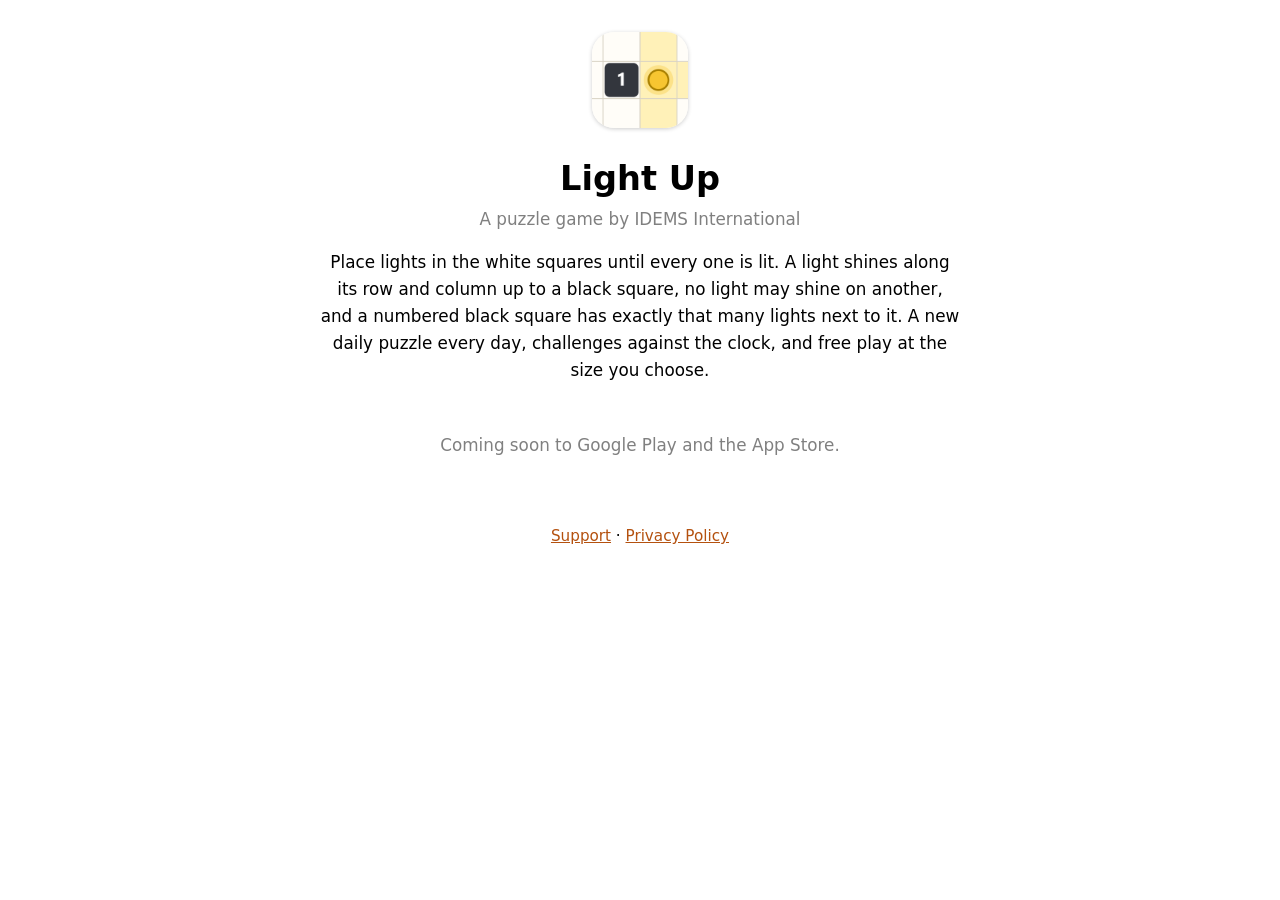
<file: lightup/index.html>
<!doctype html>
<!-- Light Up's page: the link at the end of every message shared from the
     game. Phones go straight on to the game in their own store; anything
     else (or a phone whose store doesn't have it yet) sees this page. Its
     store addresses are in ../games.json; what every game's page does and
     looks like is in ../game-page.js and .css. -->
<html lang="en-GB">
<head>
<meta charset="utf-8">
<meta name="viewport" content="width=device-width, initial-scale=1">
<title>Light Up · IDEMS Games</title>
<meta name="description" content="Light Up, a puzzle game by IDEMS International.">
<script src="../game-page.js"></script>
<link rel="stylesheet" href="../game-page.css">
</head>
<body>
<img class="icon" src="icon.png" alt="">
<h1>Light Up</h1>
<p>A puzzle game by IDEMS International</p>
<p>Place lights in the white squares until every one is lit. A light shines along its row and column up to a black square, no light may shine on another, and a numbered black square has exactly that many lights next to it. A new daily puzzle every day, challenges against the clock, and free play at the size you choose.</p>

<div class="stores" id="stores"></div>

<footer><a href="../support.html">Support</a> · <a href="../privacy.html">Privacy Policy</a></footer>
</body>
</html>
</file>
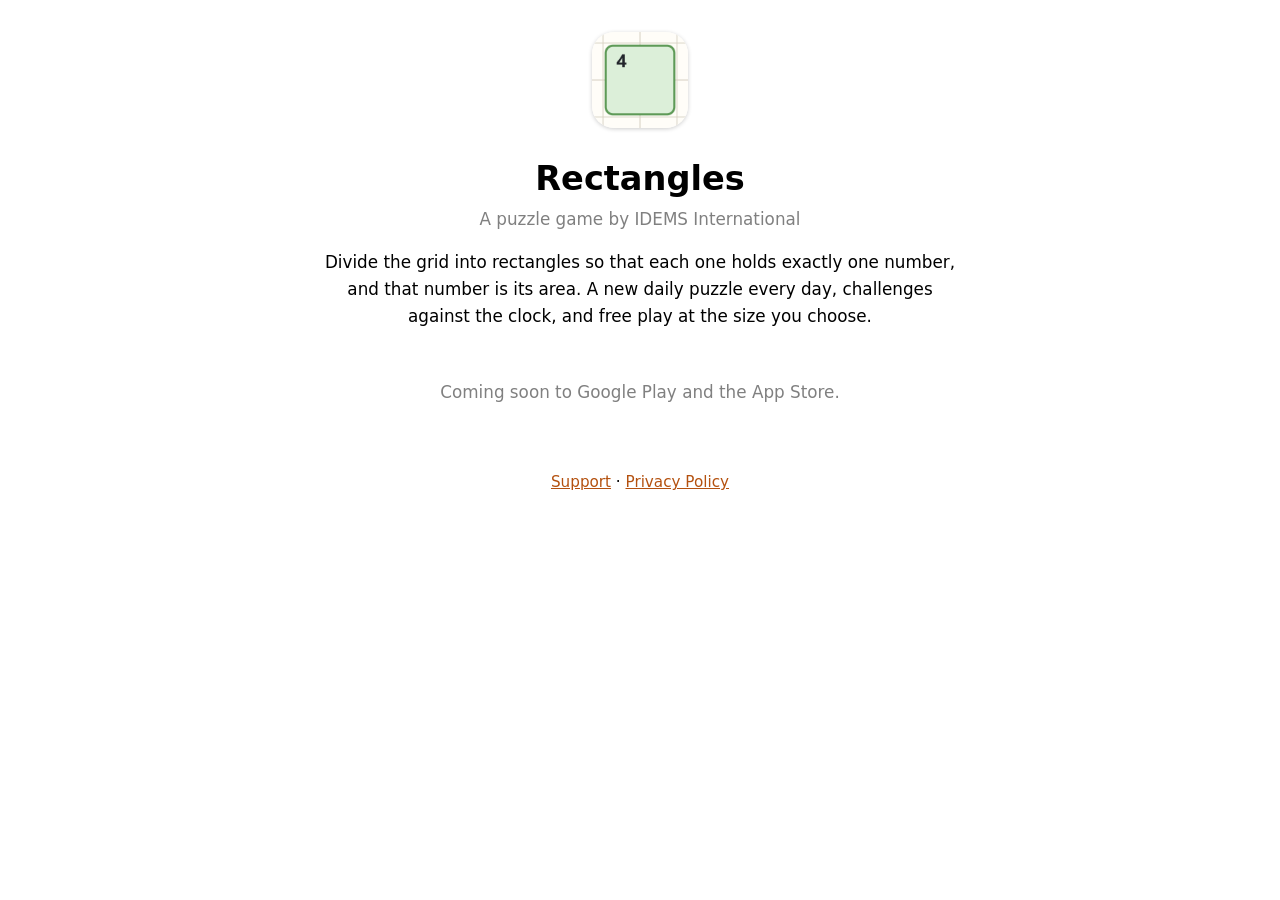
<file: rectangles/index.html>
<!doctype html>
<!-- Rectangles' page: the link at the end of every message shared from the
     game. Phones go straight on to the game in their own store; anything
     else (or a phone whose store doesn't have it yet) sees this page. Its
     store addresses are in ../games.json; what every game's page does and
     looks like is in ../game-page.js and .css. -->
<html lang="en-GB">
<head>
<meta charset="utf-8">
<meta name="viewport" content="width=device-width, initial-scale=1">
<title>Rectangles · IDEMS Games</title>
<meta name="description" content="Rectangles, a puzzle game by IDEMS International.">
<script src="../game-page.js"></script>
<link rel="stylesheet" href="../game-page.css">
</head>
<body>
<img class="icon" src="icon.png" alt="">
<h1>Rectangles</h1>
<p>A puzzle game by IDEMS International</p>
<p>Divide the grid into rectangles so that each one holds exactly one number, and that number is
its area. A new daily puzzle every day, challenges against the clock, and free play at the size you choose.</p>

<div class="stores" id="stores"></div>

<footer><a href="../support.html">Support</a> · <a href="../privacy.html">Privacy Policy</a></footer>
</body>
</html>
</file>
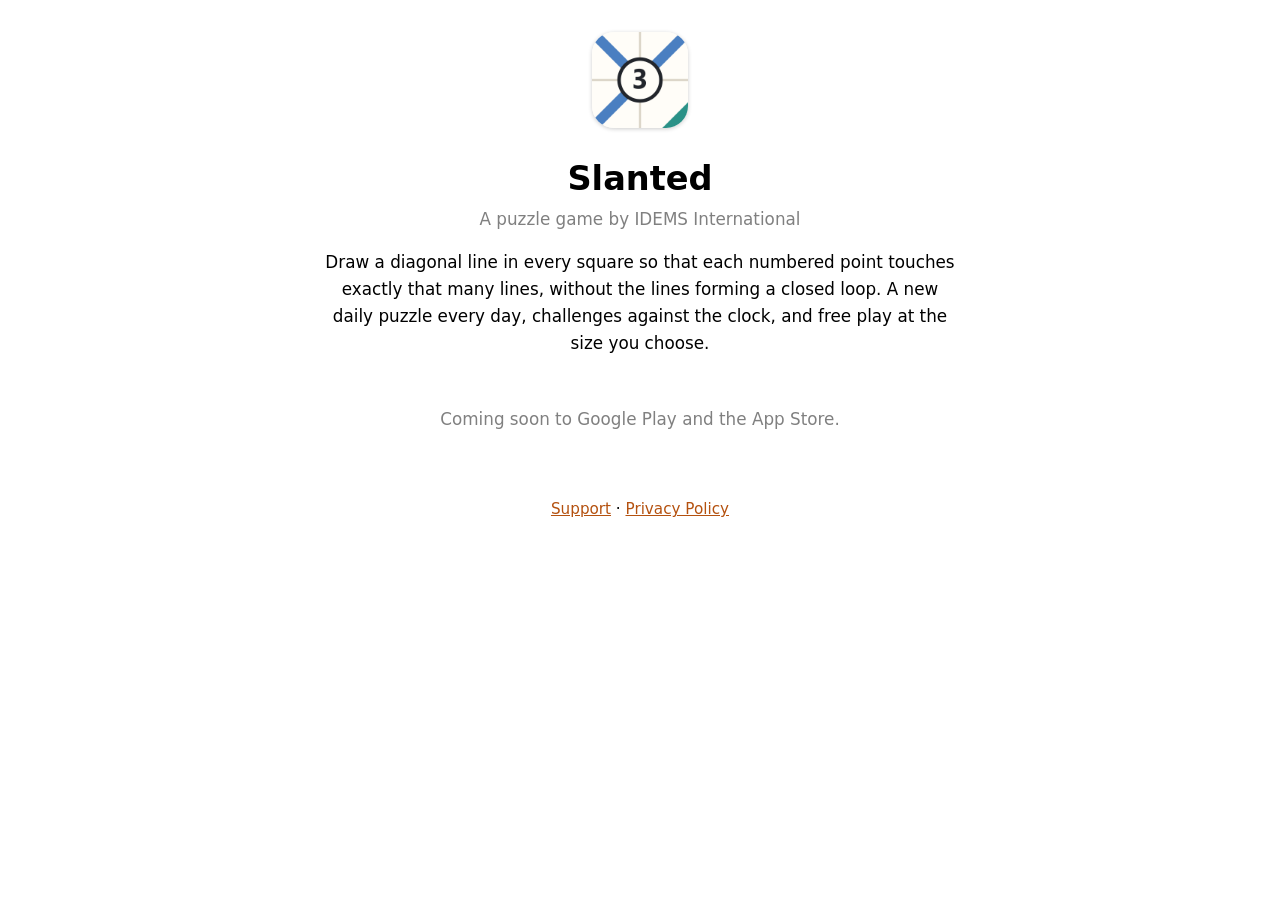
<file: slanted/index.html>
<!doctype html>
<!-- Slanted's page: the link at the end of every message shared from the
     game. Phones go straight on to the game in their own store; anything
     else (or a phone whose store doesn't have it yet) sees this page. Its
     store addresses are in ../games.json; what every game's page does and
     looks like is in ../game-page.js and .css. -->
<html lang="en-GB">
<head>
<meta charset="utf-8">
<meta name="viewport" content="width=device-width, initial-scale=1">
<title>Slanted · IDEMS Games</title>
<meta name="description" content="Slanted, a puzzle game by IDEMS International.">
<script src="../game-page.js"></script>
<link rel="stylesheet" href="../game-page.css">
</head>
<body>
<img class="icon" src="icon.png" alt="">
<h1>Slanted</h1>
<p>A puzzle game by IDEMS International</p>
<p>Draw a diagonal line in every square so that each numbered point touches exactly that many lines, without the lines forming a closed loop. A new daily puzzle every day, challenges against the clock, and free play at the size you choose.</p>

<div class="stores" id="stores"></div>

<footer><a href="../support.html">Support</a> · <a href="../privacy.html">Privacy Policy</a></footer>
</body>
</html>
</file>
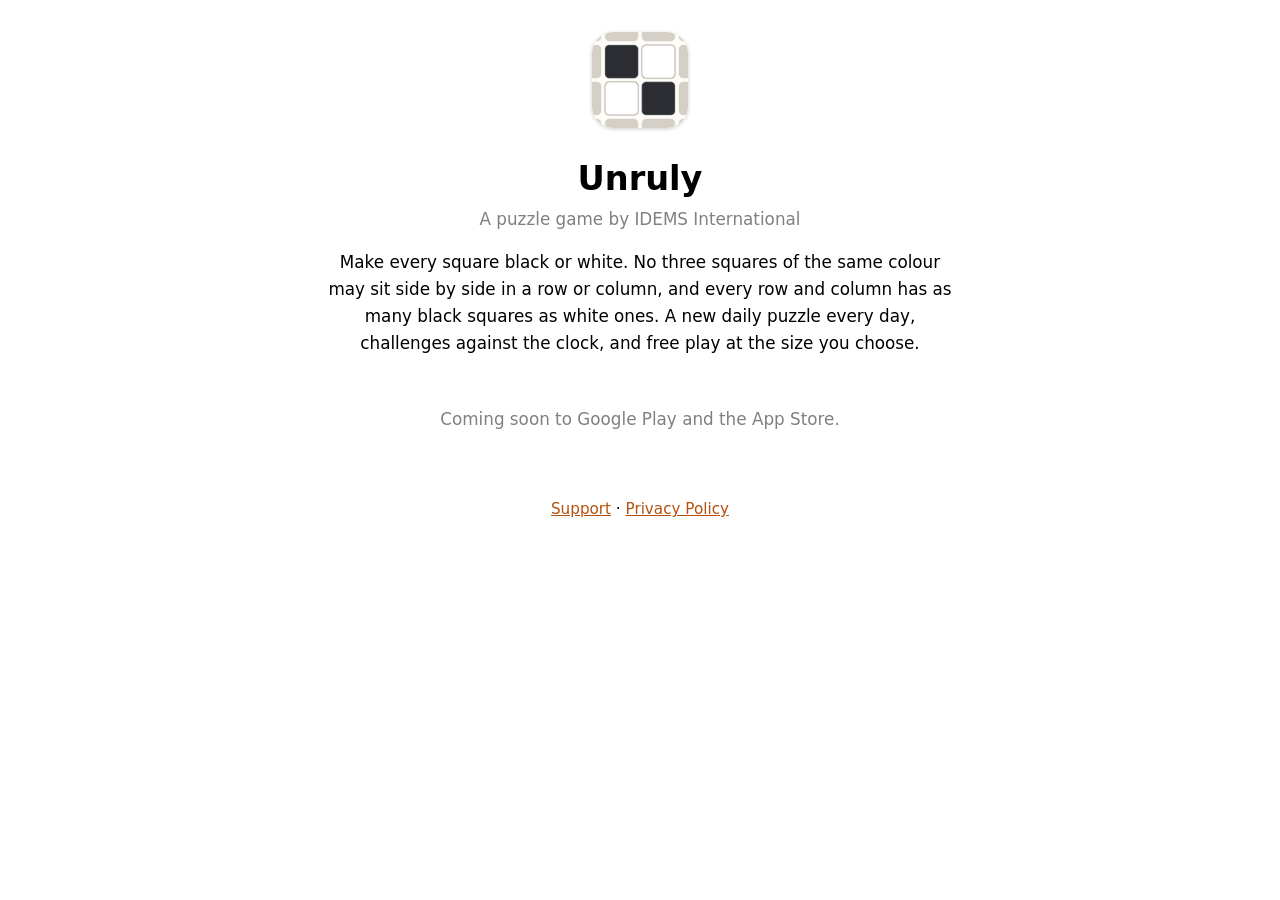
<file: unruly/index.html>
<!doctype html>
<!-- Unruly's page: the link at the end of every message shared from the
     game. Phones go straight on to the game in their own store; anything
     else (or a phone whose store doesn't have it yet) sees this page. Its
     store addresses are in ../games.json; what every game's page does and
     looks like is in ../game-page.js and .css. -->
<html lang="en-GB">
<head>
<meta charset="utf-8">
<meta name="viewport" content="width=device-width, initial-scale=1">
<title>Unruly · IDEMS Games</title>
<meta name="description" content="Unruly, a puzzle game by IDEMS International.">
<script src="../game-page.js"></script>
<link rel="stylesheet" href="../game-page.css">
</head>
<body>
<img class="icon" src="icon.png" alt="">
<h1>Unruly</h1>
<p>A puzzle game by IDEMS International</p>
<p>Make every square black or white. No three squares of the same colour may sit side by side in a row or column, and every row and column has as many black squares as white ones. A new daily puzzle every day, challenges against the clock, and free play at the size you choose.</p>

<div class="stores" id="stores"></div>

<footer><a href="../support.html">Support</a> · <a href="../privacy.html">Privacy Policy</a></footer>
</body>
</html>
</file>
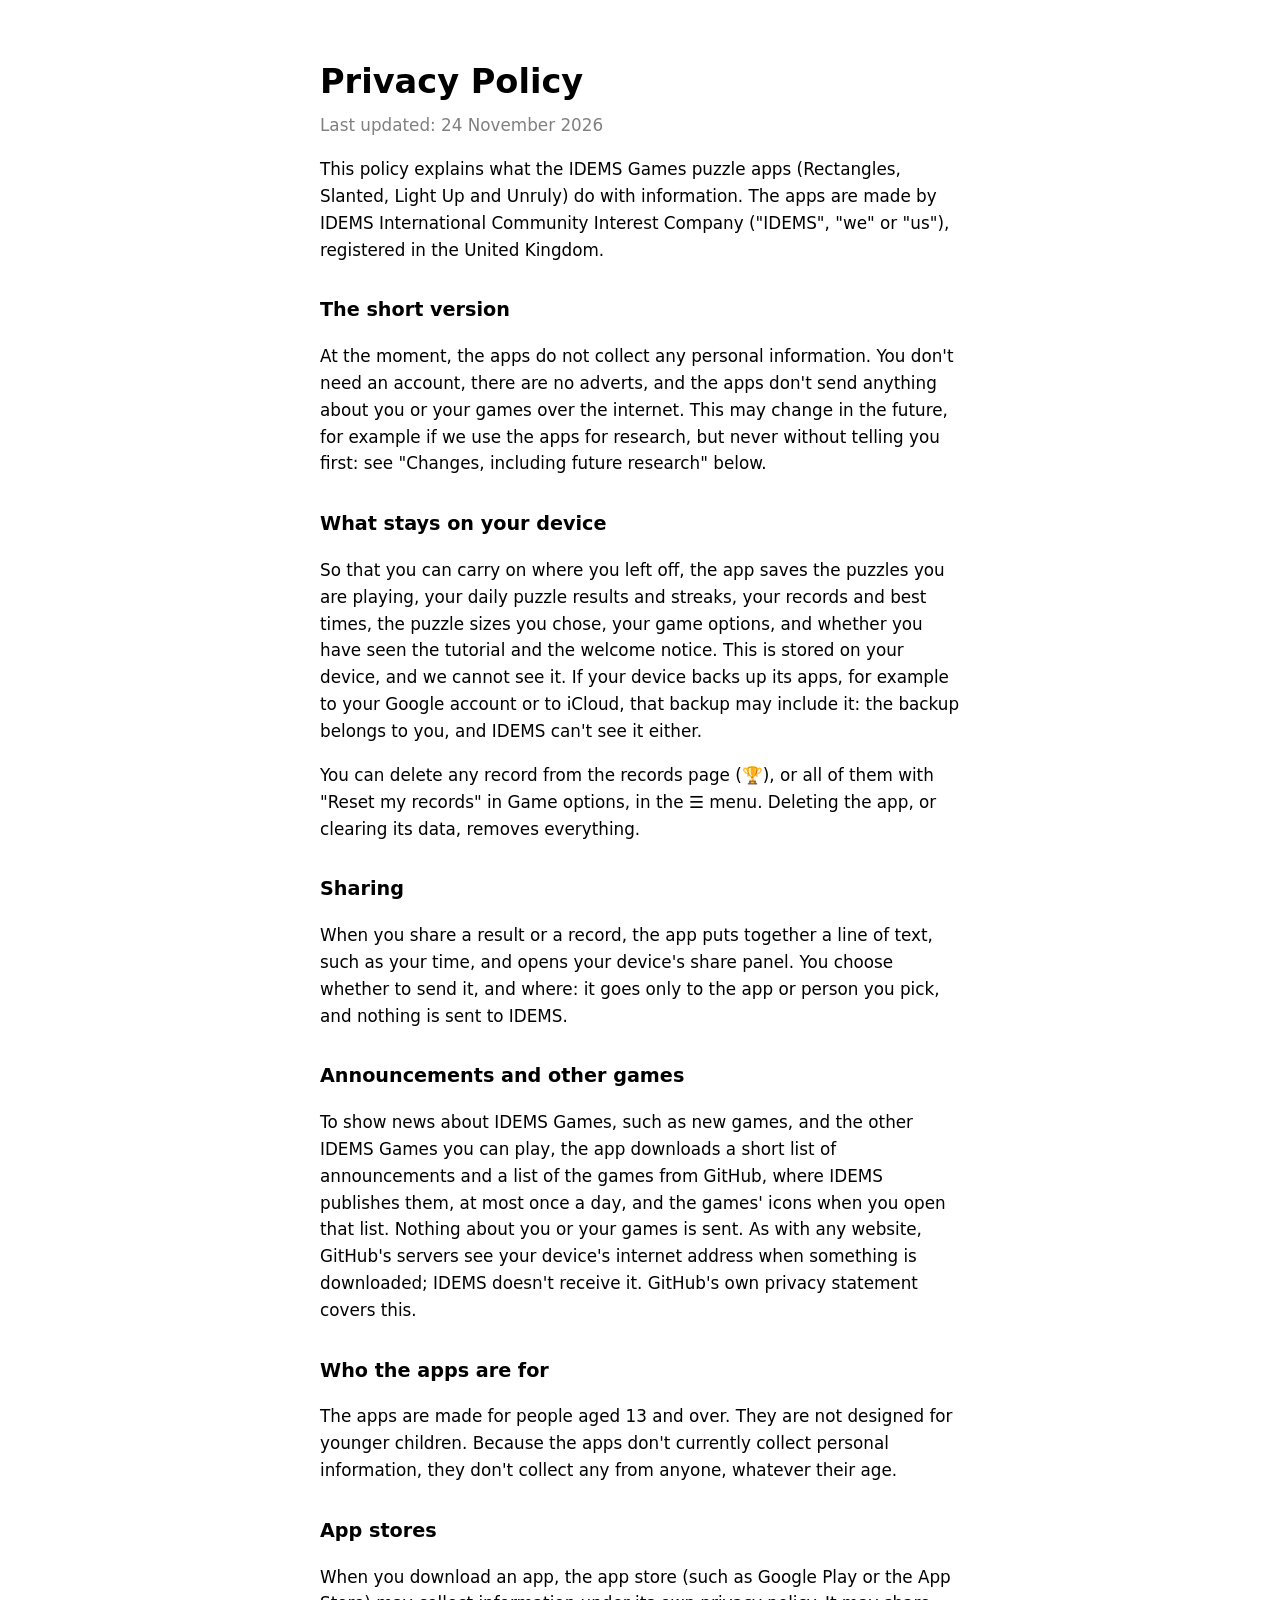
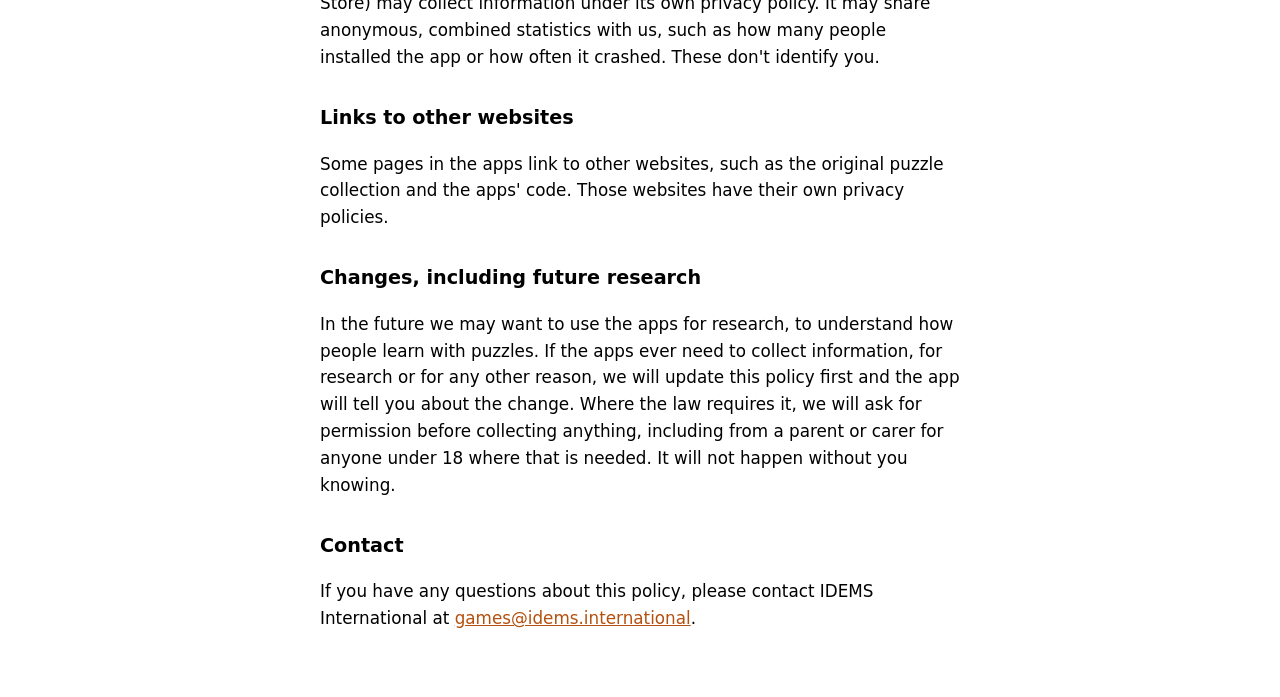
<file: privacy.html>
<!doctype html>
<!-- Made by tools/privacy.mjs from games-common-core/PRIVACY.md: change that, not this. -->
<html lang="en-GB">
<head>
<meta charset="utf-8">
<meta name="viewport" content="width=device-width, initial-scale=1">
<title>Privacy Policy · IDEMS Games</title>
<style>
  /* The apps' orange, darkened on white so links are easy to read. */
  :root { color-scheme: light dark; --brand: light-dark(#b4510f, #f37021); }
  body { margin: 0 auto; max-width: 40rem; padding: 2rem 1rem 3rem; font: 1.05rem/1.6 system-ui, sans-serif; }
  h1 { margin-bottom: 0.25rem; }
  h1 + p { color: GrayText; margin-top: 0; }
  h2 { margin-top: 2rem; font-size: 1.2rem; }
  a { color: var(--brand); }
</style>
</head>
<body>
<h1>Privacy Policy</h1>
<p>Last updated: 24 November 2026</p>
<p>This policy explains what the IDEMS Games puzzle apps (Rectangles, Slanted, Light Up and Unruly) do with information. The apps are made by IDEMS International Community Interest Company ("IDEMS", "we" or "us"), registered in the United Kingdom.</p>
<h2>The short version</h2>
<p>At the moment, the apps do not collect any personal information. You don't need an account, there are no adverts, and the apps don't send anything about you or your games over the internet. This may change in the future, for example if we use the apps for research, but never without telling you first: see "Changes, including future research" below.</p>
<h2>What stays on your device</h2>
<p>So that you can carry on where you left off, the app saves the puzzles you are playing, your daily puzzle results and streaks, your records and best times, the puzzle sizes you chose, your game options, and whether you have seen the tutorial and the welcome notice. This is stored on your device, and we cannot see it. If your device backs up its apps, for example to your Google account or to iCloud, that backup may include it: the backup belongs to you, and IDEMS can't see it either.</p>
<p>You can delete any record from the records page (🏆), or all of them with "Reset my records" in Game options, in the ☰ menu. Deleting the app, or clearing its data, removes everything.</p>
<h2>Sharing</h2>
<p>When you share a result or a record, the app puts together a line of text, such as your time, and opens your device's share panel. You choose whether to send it, and where: it goes only to the app or person you pick, and nothing is sent to IDEMS.</p>
<h2>Announcements and other games</h2>
<p>To show news about IDEMS Games, such as new games, and the other IDEMS Games you can play, the app downloads a short list of announcements and a list of the games from GitHub, where IDEMS publishes them, at most once a day, and the games' icons when you open that list. Nothing about you or your games is sent. As with any website, GitHub's servers see your device's internet address when something is downloaded; IDEMS doesn't receive it. GitHub's own privacy statement covers this.</p>
<h2>Who the apps are for</h2>
<p>The apps are made for people aged 13 and over. They are not designed for younger children. Because the apps don't currently collect personal information, they don't collect any from anyone, whatever their age.</p>
<h2>App stores</h2>
<p>When you download an app, the app store (such as Google Play or the App Store) may collect information under its own privacy policy. It may share anonymous, combined statistics with us, such as how many people installed the app or how often it crashed. These don't identify you.</p>
<h2>Links to other websites</h2>
<p>Some pages in the apps link to other websites, such as the original puzzle collection and the apps' code. Those websites have their own privacy policies.</p>
<h2>Changes, including future research</h2>
<p>In the future we may want to use the apps for research, to understand how people learn with puzzles. If the apps ever need to collect information, for research or for any other reason, we will update this policy first and the app will tell you about the change. Where the law requires it, we will ask for permission before collecting anything, including from a parent or carer for anyone under 18 where that is needed. It will not happen without you knowing.</p>
<h2>Contact</h2>
<p>If you have any questions about this policy, please contact IDEMS International at <a href="mailto:games@idems.international">games@idems.international</a>.</p>
</body>
</html>
</file>
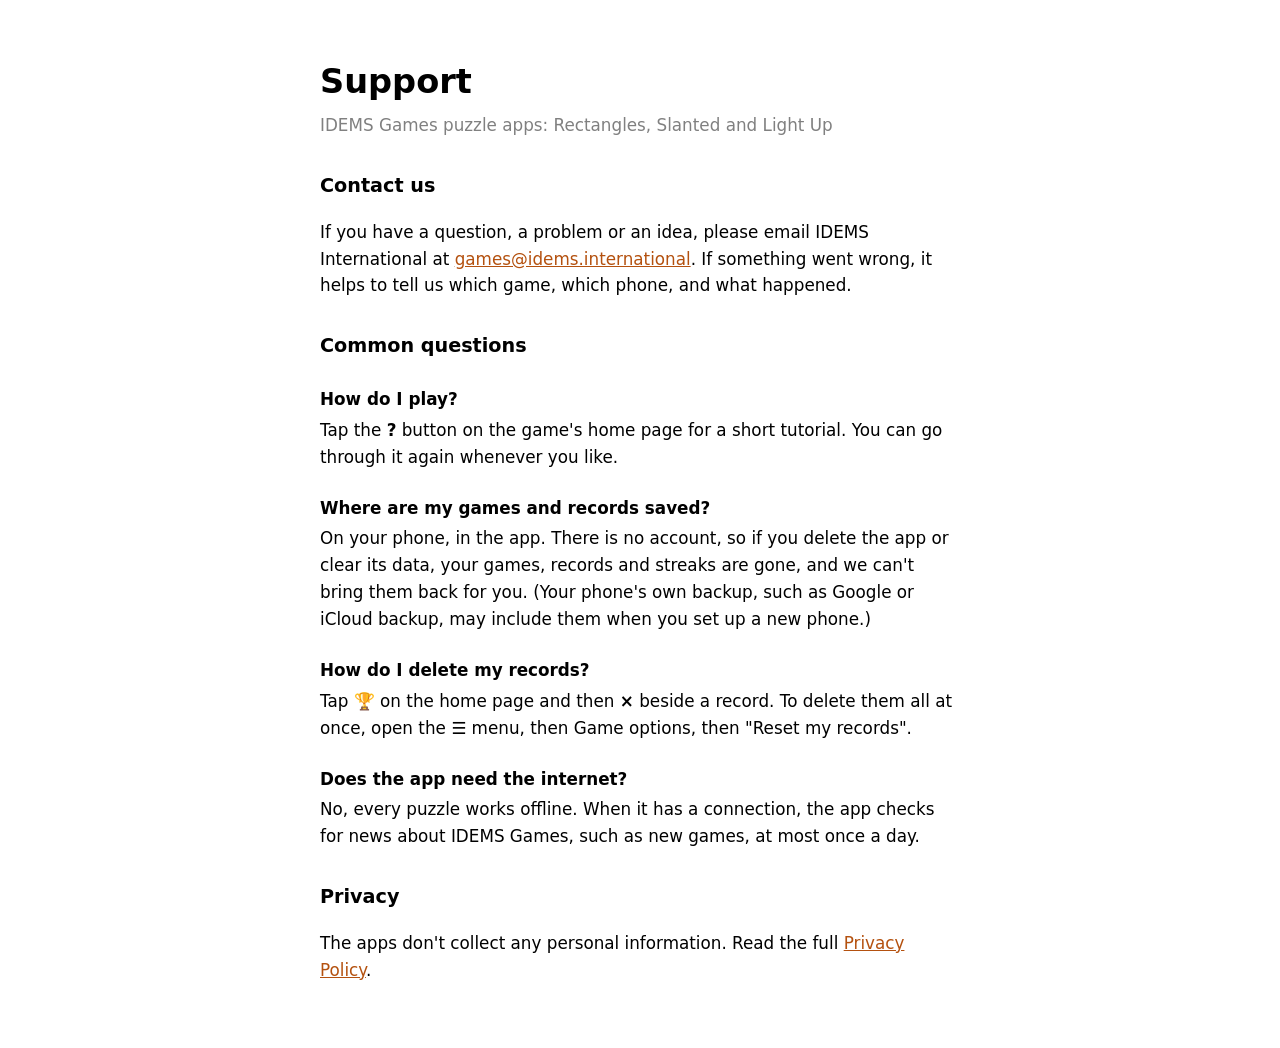
<file: support.html>
<!doctype html>
<!-- The support page the app stores link to. Styled like privacy.html. -->
<html lang="en-GB">
<head>
<meta charset="utf-8">
<meta name="viewport" content="width=device-width, initial-scale=1">
<title>Support · IDEMS Games</title>
<style>
  /* The apps' orange, darkened on white so links are easy to read. */
  :root { color-scheme: light dark; --brand: light-dark(#b4510f, #f37021); }
  body { margin: 0 auto; max-width: 40rem; padding: 2rem 1rem 3rem; font: 1.05rem/1.6 system-ui, sans-serif; }
  h1 { margin-bottom: 0.25rem; }
  h1 + p { color: GrayText; margin-top: 0; }
  h2 { margin-top: 2rem; font-size: 1.2rem; }
  h3 { margin: 1.5rem 0 0.25rem; font-size: 1.05rem; }
  h3 + p { margin-top: 0; }
  a { color: var(--brand); }
</style>
</head>
<body>
<h1>Support</h1>
<p>IDEMS Games puzzle apps: Rectangles, Slanted and Light Up</p>

<h2>Contact us</h2>
<p>If you have a question, a problem or an idea, please email IDEMS International at
<a href="mailto:games@idems.international">games@idems.international</a>. If something went
wrong, it helps to tell us which game, which phone, and what happened.</p>

<h2>Common questions</h2>

<h3>How do I play?</h3>
<p>Tap the <strong>?</strong> button on the game's home page for a short tutorial. You can go
through it again whenever you like.</p>

<h3>Where are my games and records saved?</h3>
<p>On your phone, in the app. There is no account, so if you delete the app or clear its data,
your games, records and streaks are gone, and we can't bring them back for you. (Your phone's
own backup, such as Google or iCloud backup, may include them when you set up a new phone.)</p>

<h3>How do I delete my records?</h3>
<p>Tap <strong>🏆</strong> on the home page and then <strong>×</strong> beside a record. To
delete them all at once, open the <strong>☰</strong> menu, then Game options, then
"Reset my records".</p>

<h3>Does the app need the internet?</h3>
<p>No, every puzzle works offline. When it has a connection, the app checks for news about IDEMS
Games, such as new games, at most once a day.</p>

<h2>Privacy</h2>
<p>The apps don't collect any personal information. Read the full
<a href="privacy.html">Privacy Policy</a>.</p>
</body>
</html>
</file>
<file: game-page.css>
/* The look of every game's page (the page is the game's folder, e.g. rectangles/index.html). */

/* The apps' orange, darkened on white so links are easy to read. */
:root { color-scheme: light dark; --brand: light-dark(#b4510f, #f37021); }
body { margin: 0 auto; max-width: 40rem; padding: 2rem 1rem 3rem; font: 1.05rem/1.6 system-ui, sans-serif; text-align: center; }
.icon { width: 96px; height: 96px; border-radius: 22px; box-shadow: 0 1px 4px rgb(0 0 0 / 0.2); }
h1 { margin: 1rem 0 0; }
h1 + p { color: GrayText; margin-top: 0; }
.stores { display: flex; flex-direction: column; align-items: center; gap: 0.75rem; margin: 2rem 0; }
.store { display: inline-block; min-width: 14rem; padding: 0.7rem 1.2rem; border-radius: 999px;
  background: var(--brand); color: white; font-weight: 600; text-decoration: none; }
.soon { color: GrayText; }
footer { margin-top: 3rem; font-size: 0.95rem; }
a { color: var(--brand); }
</file>
